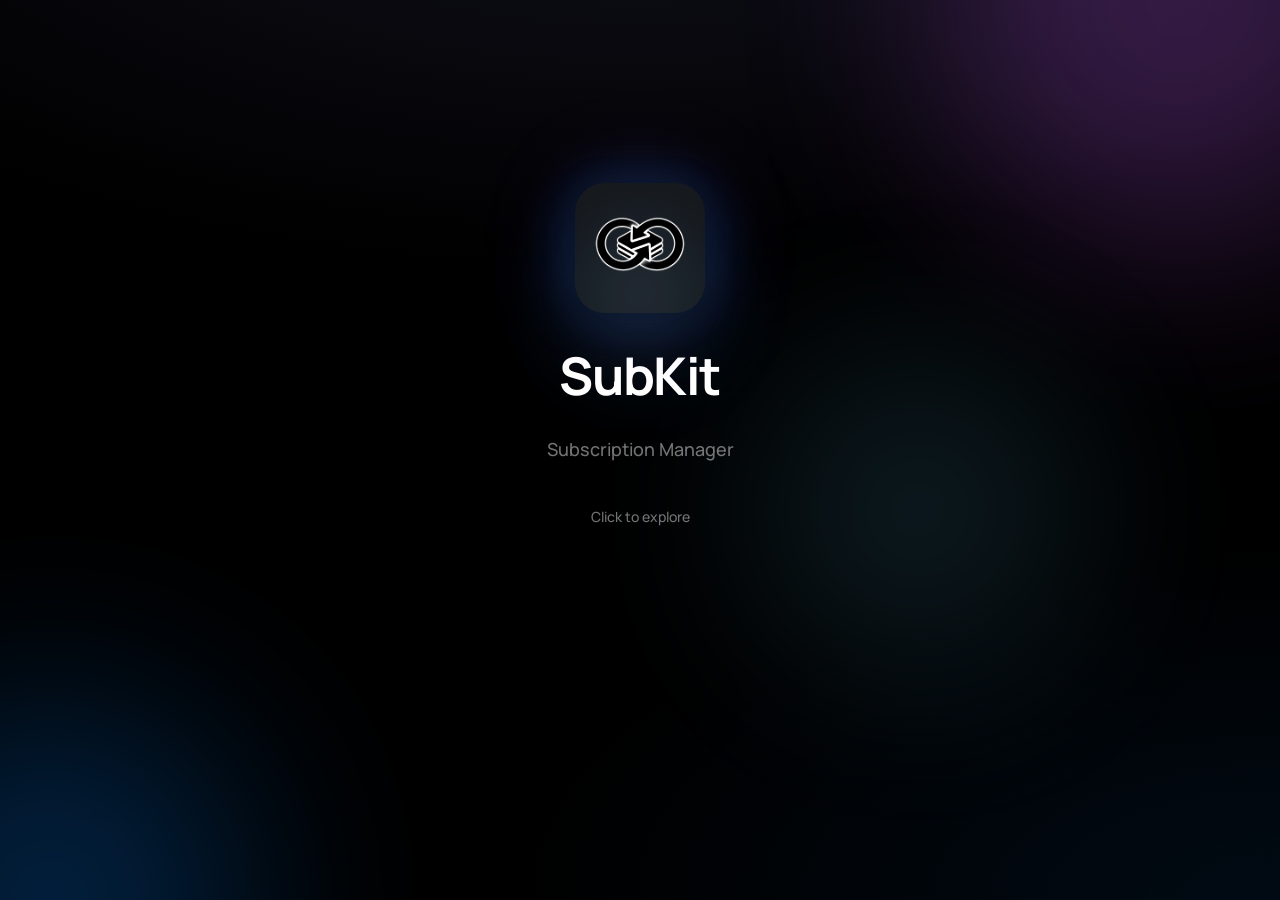
<file: index.html>
<!DOCTYPE html>
<html lang="en">
<head>
  <meta charset="UTF-8">
  <meta name="viewport" content="width=device-width, initial-scale=1.0">
  
  <!-- SEO Meta Tags -->
  <title>SubKit - Subscription Manager | Track Your Subscriptions</title>
  <meta name="description" content="SubKit helps you track and manage all your subscriptions in one place. Never miss a renewal or overpay again. Available on iOS and Android.">
  <meta name="keywords" content="subscription manager, subscription tracker, manage subscriptions, recurring payments, billing tracker, SubKit app">
  <meta name="author" content="SubKit">
  <meta name="robots" content="index, follow">
  <link rel="canonical" href="https://iamrajdev.github.io/myapps/">
  
  <!-- Open Graph / Facebook -->
  <meta property="og:type" content="website">
  <meta property="og:url" content="https://iamrajdev.github.io/myapps/">
  <meta property="og:title" content="SubKit - Subscription Manager">
  <meta property="og:description" content="Track and manage all your subscriptions in one place. Never miss a renewal or overpay again.">
  <meta property="og:image" content="https://iamrajdev.github.io/myapps/assets/logo.png">
  <meta property="og:locale" content="en_US">
  <meta property="og:site_name" content="SubKit">
  
  <!-- Twitter Card -->
  <meta name="twitter:card" content="summary_large_image">
  <meta name="twitter:url" content="https://iamrajdev.github.io/myapps/">
  <meta name="twitter:title" content="SubKit - Subscription Manager">
  <meta name="twitter:description" content="Track and manage all your subscriptions in one place. Never miss a renewal or overpay again.">
  <meta name="twitter:image" content="https://iamrajdev.github.io/myapps/assets/logo.png">
  
  <!-- Geo Tags -->
  <meta name="geo.region" content="IN">
  <meta name="geo.placename" content="India">
  
  <!-- Theme Color -->
  <meta name="theme-color" content="#000000">
  <meta name="apple-mobile-web-app-capable" content="yes">
  <meta name="apple-mobile-web-app-status-bar-style" content="black-translucent">
  
  <!-- Favicon -->
  <link rel="icon" href="assets/logo.png" type="image/png">
  <link rel="apple-touch-icon" href="assets/logo.png">
  
  <link rel="stylesheet" href="styles.css">
  
  <!-- Structured Data for GEO (Generative Engine Optimization) -->
  <script type="application/ld+json">
  {
    "@context": "https://schema.org",
    "@type": "SoftwareApplication",
    "name": "SubKit",
    "alternateName": "SubKit - Subscription Manager",
    "description": "SubKit helps you track and manage all your subscriptions in one place. Never miss a renewal or overpay again. Store data locally, backup to Google Drive, and get renewal reminders.",
    "applicationCategory": "FinanceApplication",
    "operatingSystem": "iOS, Android",
    "offers": {
      "@type": "Offer",
      "price": "0",
      "priceCurrency": "USD",
      "description": "Free with optional premium features"
    },
    "author": {
      "@type": "Organization",
      "name": "SubKit",
      "email": "apexprimetechnology@gmail.com"
    },
    "featureList": [
      "Track all subscriptions in one place",
      "Local data storage for privacy",
      "Google Drive backup",
      "Renewal reminders and notifications",
      "Premium features available"
    ],
    "screenshot": "https://iamrajdev.github.io/myapps/assets/logo.png",
    "softwareVersion": "1.0",
    "datePublished": "2026-01-14",
    "inLanguage": "en"
  }
  </script>
</head>
<body>
  <!-- Animated Background -->
  <div class="bg-animation"></div>
  <div class="orb orb-1"></div>
  <div class="orb orb-2"></div>
  <div class="orb orb-3"></div>

  <!-- Main Content -->
  <main class="landing-container">
    <div class="logo-wrapper" id="logoWrapper" onclick="toggleNavLinks()">
      <div class="logo-container">
        <div class="logo-glow"></div>
        <img src="assets/logo.png" alt="SubKit Logo" class="logo">
        <h1 class="app-name">SubKit</h1>
        <p class="tagline">Subscription Manager</p>
      </div>
    </div>
    
    <p class="click-hint" id="clickHint">Click to explore</p>

    <nav class="nav-links" id="navLinks">
      <a href="subkit-privacy.html" class="nav-link">
        <span>Privacy Policy</span>
        <span class="arrow">→</span>
      </a>
      <a href="subkit-terms.html" class="nav-link">
        <span>Terms & Conditions</span>
        <span class="arrow">→</span>
      </a>
    </nav>
  </main>

  <script>
    let isNavVisible = false;

    function toggleNavLinks() {
      const navLinks = document.getElementById('navLinks');
      const clickHint = document.getElementById('clickHint');
      
      isNavVisible = !isNavVisible;
      
      if (isNavVisible) {
        navLinks.classList.add('visible');
        clickHint.style.opacity = '0';
      } else {
        navLinks.classList.remove('visible');
        clickHint.style.opacity = '';
      }
    }
  </script>
</body>
</html>
</file>
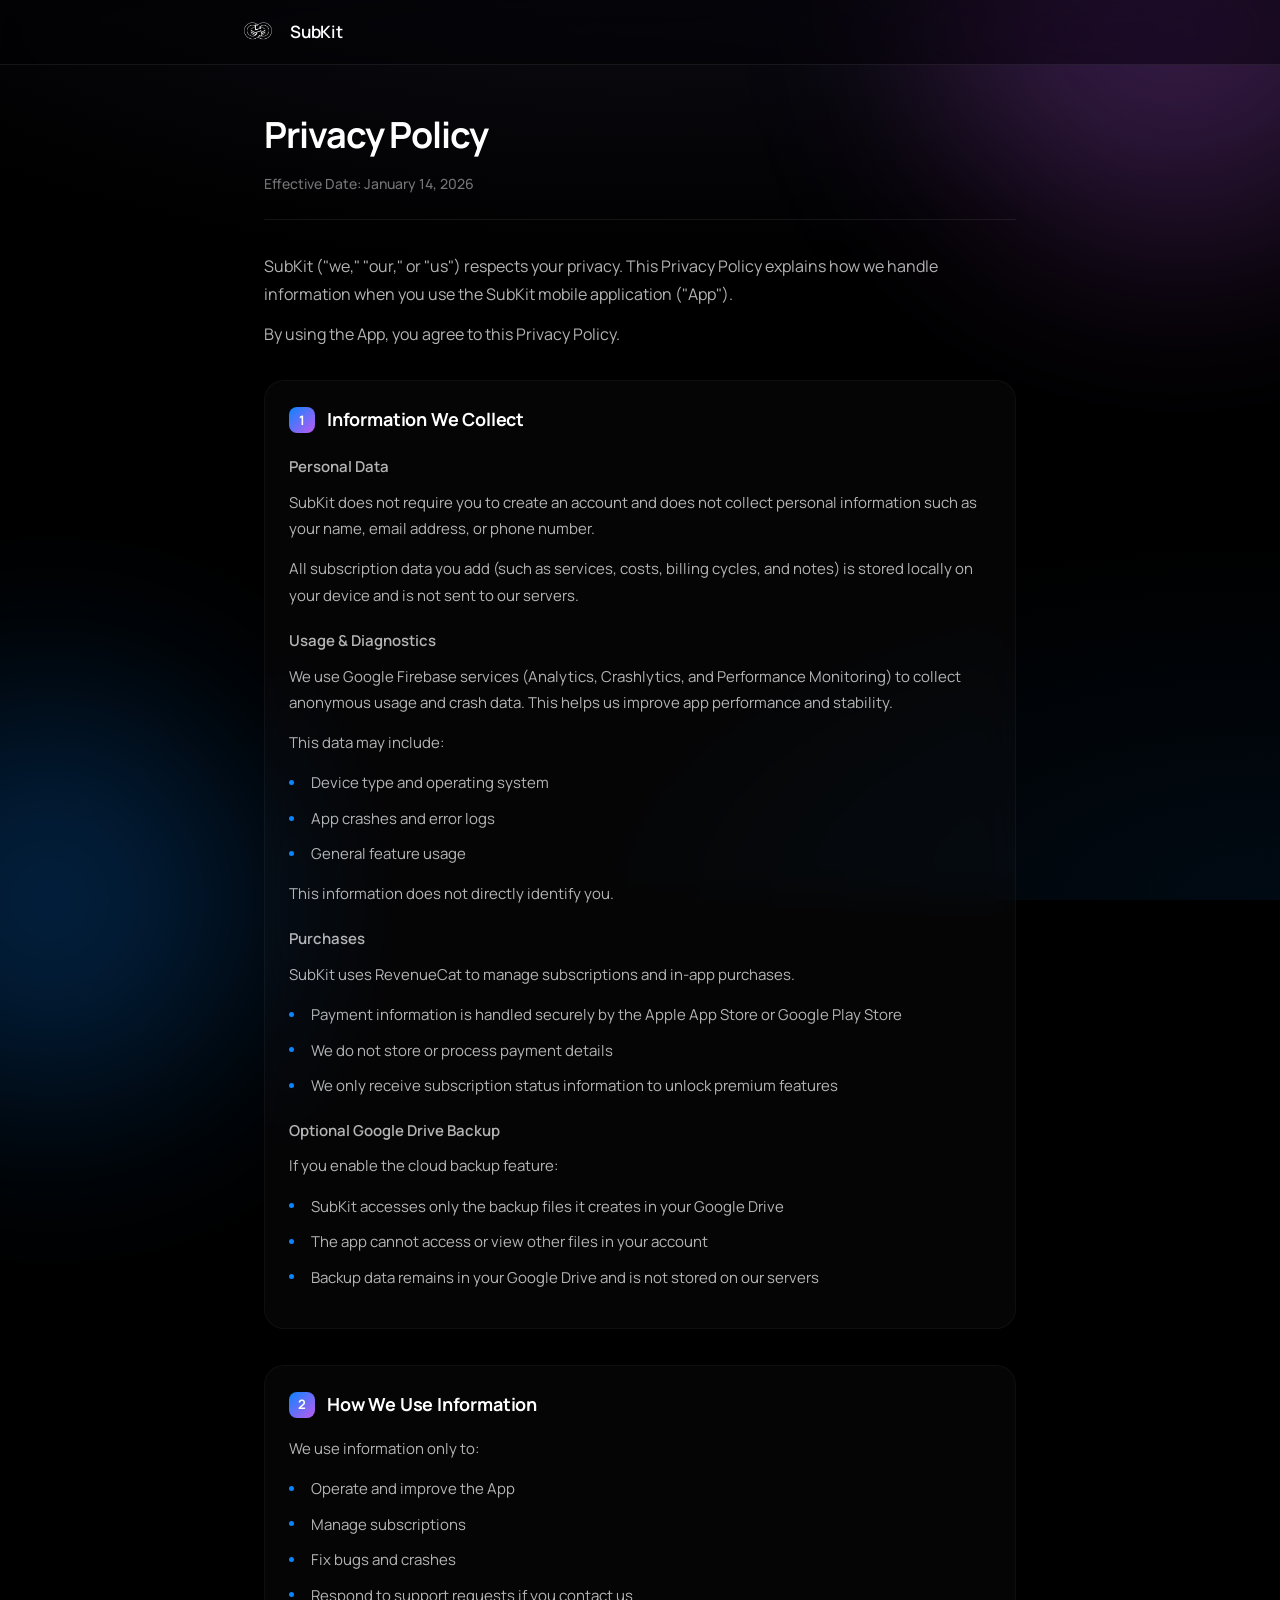
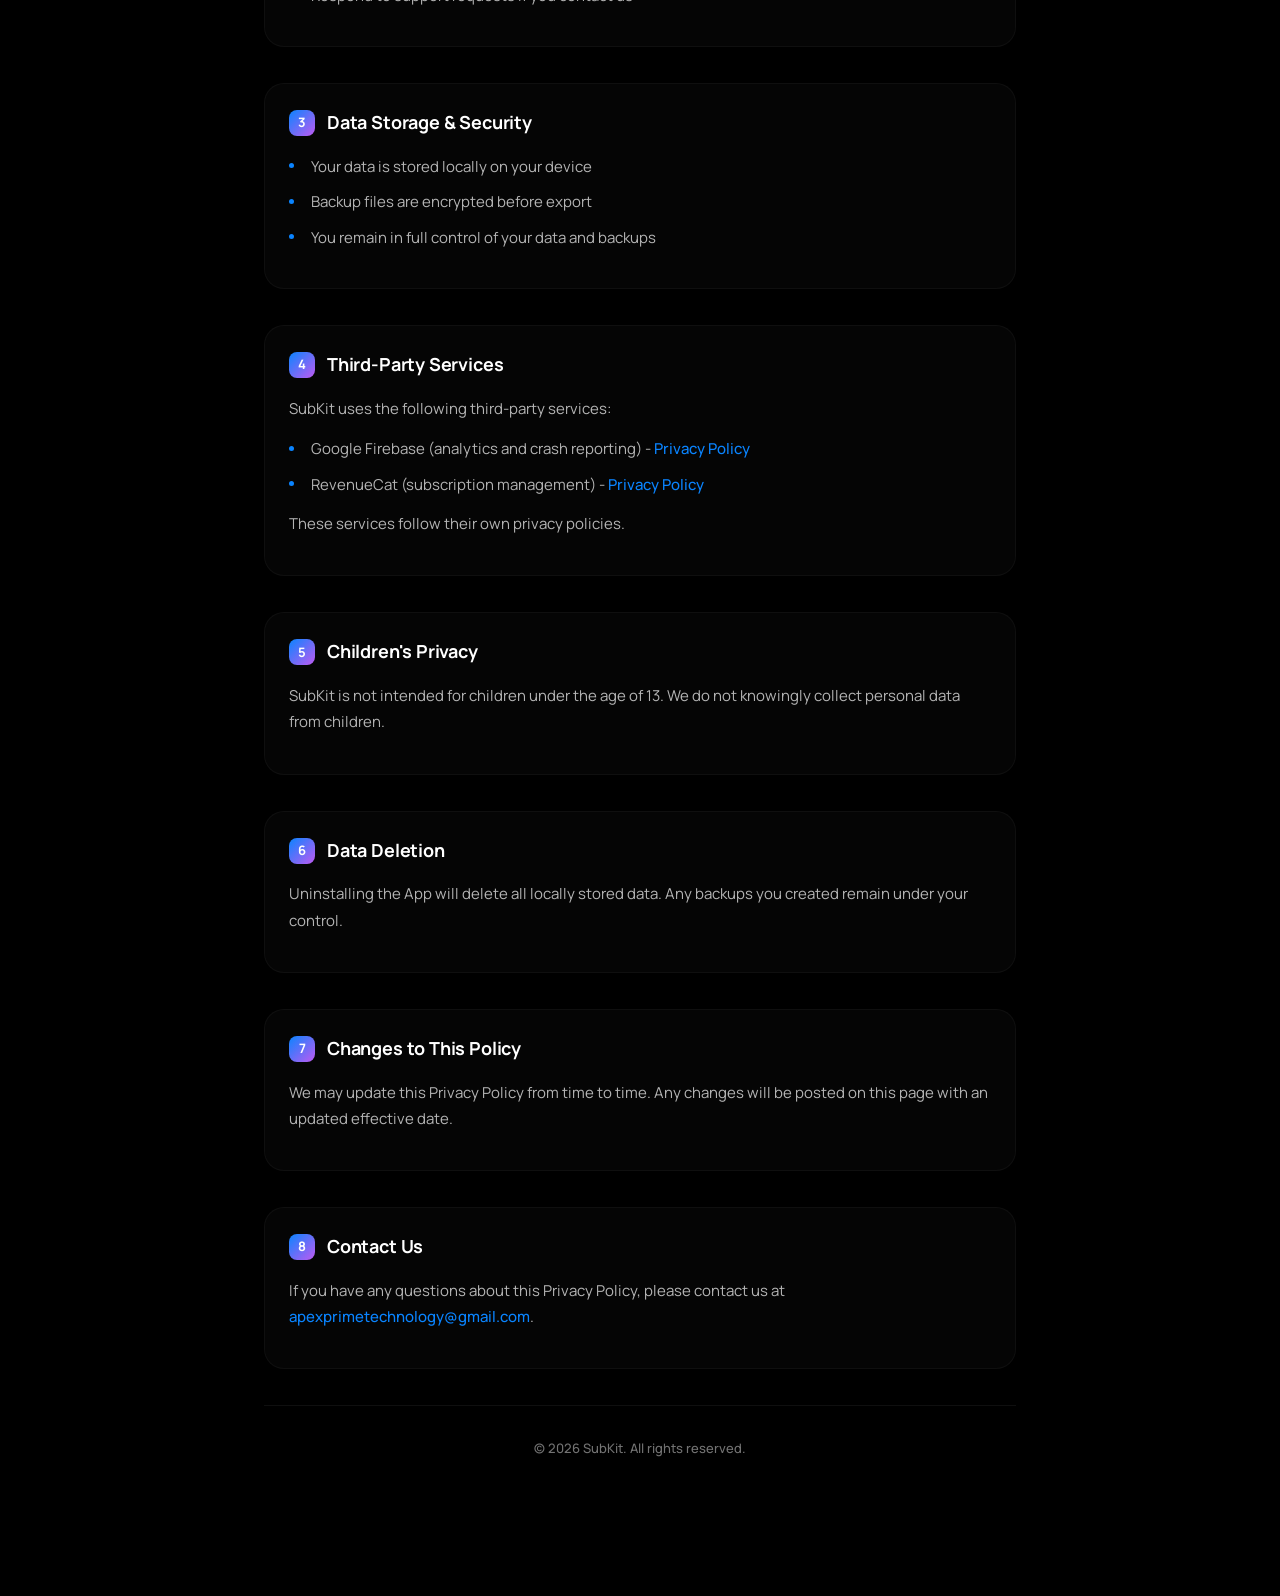
<file: subkit-privacy.html>
<!DOCTYPE html>
<html lang="en">
<head>
  <meta charset="UTF-8">
  <meta name="viewport" content="width=device-width, initial-scale=1.0">
  
  <!-- SEO Meta Tags -->
  <title>Privacy Policy - SubKit | Subscription Manager</title>
  <meta name="description" content="Privacy Policy for SubKit. Learn how we protect your data, what information we collect, and how we respect your privacy.">
  <meta name="keywords" content="SubKit privacy policy, data protection, subscription app privacy, user data">
  <meta name="author" content="SubKit">
  <meta name="robots" content="index, follow">
  <link rel="canonical" href="https://iamrajdev.github.io/myapps/subkit-privacy.html">
  
  <!-- Open Graph / Facebook -->
  <meta property="og:type" content="article">
  <meta property="og:url" content="https://iamrajdev.github.io/myapps/subkit-privacy.html">
  <meta property="og:title" content="Privacy Policy - SubKit">
  <meta property="og:description" content="Learn how SubKit protects your data and respects your privacy.">
  <meta property="og:image" content="https://iamrajdev.github.io/myapps/assets/logo.png">
  <meta property="og:site_name" content="SubKit">
  
  <!-- Twitter Card -->
  <meta name="twitter:card" content="summary">
  <meta name="twitter:title" content="Privacy Policy - SubKit">
  <meta name="twitter:description" content="Learn how SubKit protects your data and respects your privacy.">
  
  <!-- Theme Color -->
  <meta name="theme-color" content="#000000">
  
  <!-- Favicon -->
  <link rel="icon" href="assets/logo.png" type="image/png">
  <link rel="apple-touch-icon" href="assets/logo.png">
  
  <link rel="stylesheet" href="styles.css">
  
  <!-- Structured Data for GEO (Generative Engine Optimization) -->
  <script type="application/ld+json">
  {
    "@context": "https://schema.org",
    "@type": "WebPage",
    "name": "Privacy Policy - SubKit",
    "description": "Privacy Policy for SubKit subscription manager app. Learn how we protect your data and respect your privacy.",
    "datePublished": "2026-01-14",
    "dateModified": "2026-01-14",
    "inLanguage": "en",
    "isPartOf": {
      "@type": "WebSite",
      "name": "SubKit",
      "url": "https://iamrajdev.github.io/myapps/"
    },
    "about": {
      "@type": "SoftwareApplication",
      "name": "SubKit"
    },
    "mainEntity": {
      "@type": "Article",
      "headline": "SubKit Privacy Policy",
      "articleSection": "Legal",
      "author": {
        "@type": "Organization",
        "name": "SubKit",
        "email": "apexprimetechnology@gmail.com"
      },
      "publisher": {
        "@type": "Organization",
        "name": "SubKit"
      },
      "datePublished": "2026-01-14",
      "description": "SubKit does not collect personal data. All subscription data is stored locally on your device. We use Firebase for anonymous analytics and RevenueCat for subscription management."
    }
  }
  </script>
  
  <!-- FAQ Schema for common privacy questions -->
  <script type="application/ld+json">
  {
    "@context": "https://schema.org",
    "@type": "FAQPage",
    "mainEntity": [
      {
        "@type": "Question",
        "name": "Does SubKit collect personal data?",
        "acceptedAnswer": {
          "@type": "Answer",
          "text": "No, SubKit does not require you to create an account and does not collect personal information such as your name, email address, or phone number. All subscription data is stored locally on your device."
        }
      },
      {
        "@type": "Question",
        "name": "Where is my data stored in SubKit?",
        "acceptedAnswer": {
          "@type": "Answer",
          "text": "Your data is stored locally on your device. If you enable cloud backup, SubKit creates backup files in your Google Drive that only SubKit can access."
        }
      },
      {
        "@type": "Question",
        "name": "What third-party services does SubKit use?",
        "acceptedAnswer": {
          "@type": "Answer",
          "text": "SubKit uses Google Firebase for anonymous analytics and crash reporting, and RevenueCat for subscription management. Payment information is handled by the Apple App Store or Google Play Store."
        }
      }
    ]
  }
  </script>
</head>
<body>
  <!-- Animated Background -->
  <div class="bg-animation"></div>
  <div class="orb orb-1"></div>
  <div class="orb orb-2"></div>

  <div class="policy-page">
    <!-- Header -->
    <header class="header">
      <div class="header-content">
        <img src="assets/logo.png" alt="SubKit Logo" class="header-logo">
        <span class="header-title">SubKit</span>
      </div>
    </header>

    <!-- Content -->
    <main class="content">
      <h1 class="page-title">Privacy Policy</h1>
      <p class="effective-date">Effective Date: January 14, 2026</p>

      <div class="policy-intro">
        <p>SubKit ("we," "our," or "us") respects your privacy. This Privacy Policy explains how we handle information when you use the SubKit mobile application ("App").</p>
        <p>By using the App, you agree to this Privacy Policy.</p>
      </div>

      <section class="policy-section">
        <h2 class="section-title">
          <span class="section-number">1</span>
          Information We Collect
        </h2>
        
        <h3 class="subsection-title">Personal Data</h3>
        <p>SubKit does not require you to create an account and does not collect personal information such as your name, email address, or phone number.</p>
        <p>All subscription data you add (such as services, costs, billing cycles, and notes) is stored locally on your device and is not sent to our servers.</p>

        <h3 class="subsection-title">Usage & Diagnostics</h3>
        <p>We use Google Firebase services (Analytics, Crashlytics, and Performance Monitoring) to collect anonymous usage and crash data. This helps us improve app performance and stability.</p>
        <p>This data may include:</p>
        <ul>
          <li>Device type and operating system</li>
          <li>App crashes and error logs</li>
          <li>General feature usage</li>
        </ul>
        <p>This information does not directly identify you.</p>

        <h3 class="subsection-title">Purchases</h3>
        <p>SubKit uses RevenueCat to manage subscriptions and in-app purchases.</p>
        <ul>
          <li>Payment information is handled securely by the Apple App Store or Google Play Store</li>
          <li>We do not store or process payment details</li>
          <li>We only receive subscription status information to unlock premium features</li>
        </ul>

        <h3 class="subsection-title">Optional Google Drive Backup</h3>
        <p>If you enable the cloud backup feature:</p>
        <ul>
          <li>SubKit accesses only the backup files it creates in your Google Drive</li>
          <li>The app cannot access or view other files in your account</li>
          <li>Backup data remains in your Google Drive and is not stored on our servers</li>
        </ul>
      </section>

      <section class="policy-section">
        <h2 class="section-title">
          <span class="section-number">2</span>
          How We Use Information
        </h2>
        <p>We use information only to:</p>
        <ul>
          <li>Operate and improve the App</li>
          <li>Manage subscriptions</li>
          <li>Fix bugs and crashes</li>
          <li>Respond to support requests if you contact us</li>
        </ul>
      </section>

      <section class="policy-section">
        <h2 class="section-title">
          <span class="section-number">3</span>
          Data Storage & Security
        </h2>
        <ul>
          <li>Your data is stored locally on your device</li>
          <li>Backup files are encrypted before export</li>
          <li>You remain in full control of your data and backups</li>
        </ul>
      </section>

      <section class="policy-section">
        <h2 class="section-title">
          <span class="section-number">4</span>
          Third-Party Services
        </h2>
        <p>SubKit uses the following third-party services:</p>
        <ul>
          <li>Google Firebase (analytics and crash reporting) - <a href="https://policies.google.com/privacy" target="_blank">Privacy Policy</a></li>
          <li>RevenueCat (subscription management) - <a href="https://www.revenuecat.com/privacy/" target="_blank">Privacy Policy</a></li>
        </ul>
        <p>These services follow their own privacy policies.</p>
      </section>

      <section class="policy-section">
        <h2 class="section-title">
          <span class="section-number">5</span>
          Children's Privacy
        </h2>
        <p>SubKit is not intended for children under the age of 13. We do not knowingly collect personal data from children.</p>
      </section>

      <section class="policy-section">
        <h2 class="section-title">
          <span class="section-number">6</span>
          Data Deletion
        </h2>
        <p>Uninstalling the App will delete all locally stored data. Any backups you created remain under your control.</p>
      </section>

      <section class="policy-section">
        <h2 class="section-title">
          <span class="section-number">7</span>
          Changes to This Policy
        </h2>
        <p>We may update this Privacy Policy from time to time. Any changes will be posted on this page with an updated effective date.</p>
      </section>

      <section class="policy-section">
        <h2 class="section-title">
          <span class="section-number">8</span>
          Contact Us
        </h2>
        <p>If you have any questions about this Privacy Policy, please contact us at <a href="mailto:apexprimetechnology@gmail.com">apexprimetechnology@gmail.com</a>.</p>
      </section>

      <footer class="footer">
        <p>© 2026 SubKit. All rights reserved.</p>
      </footer>
    </main>
  </div>
</body>
</html>
</file>
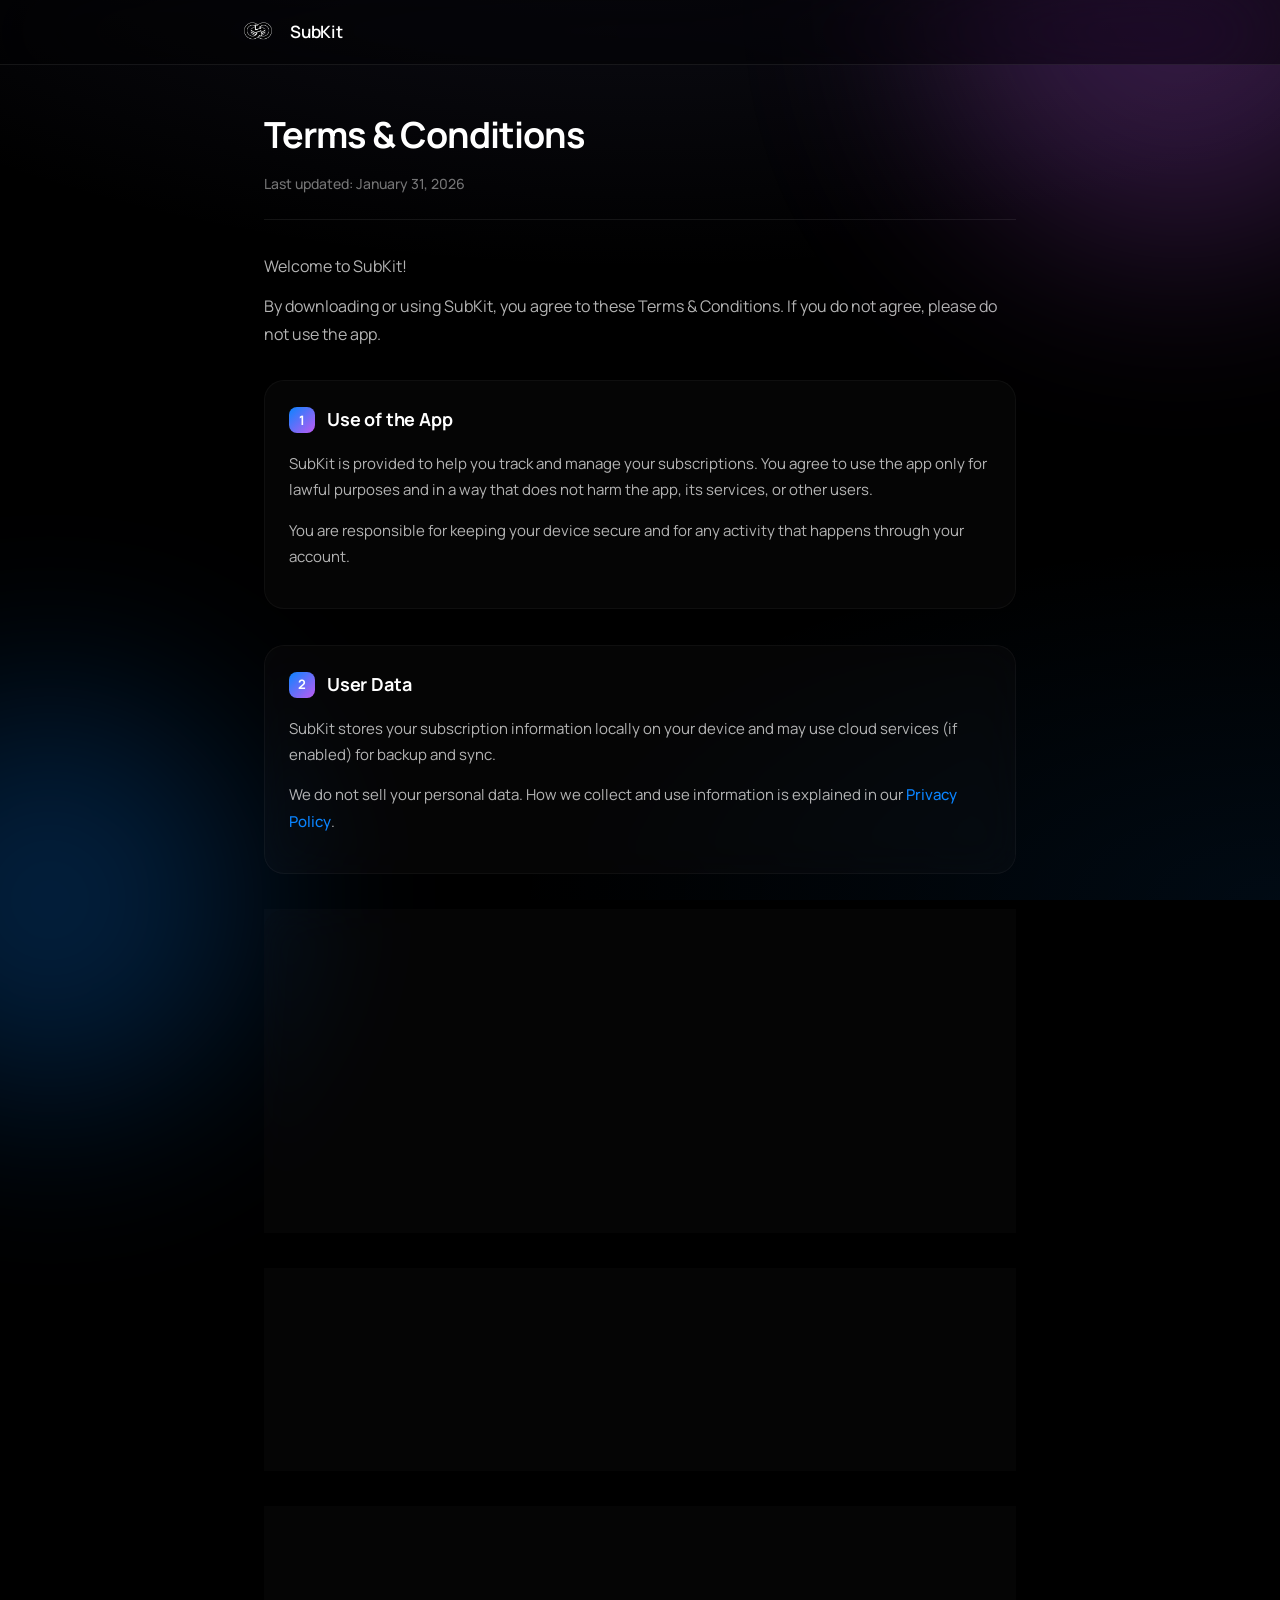
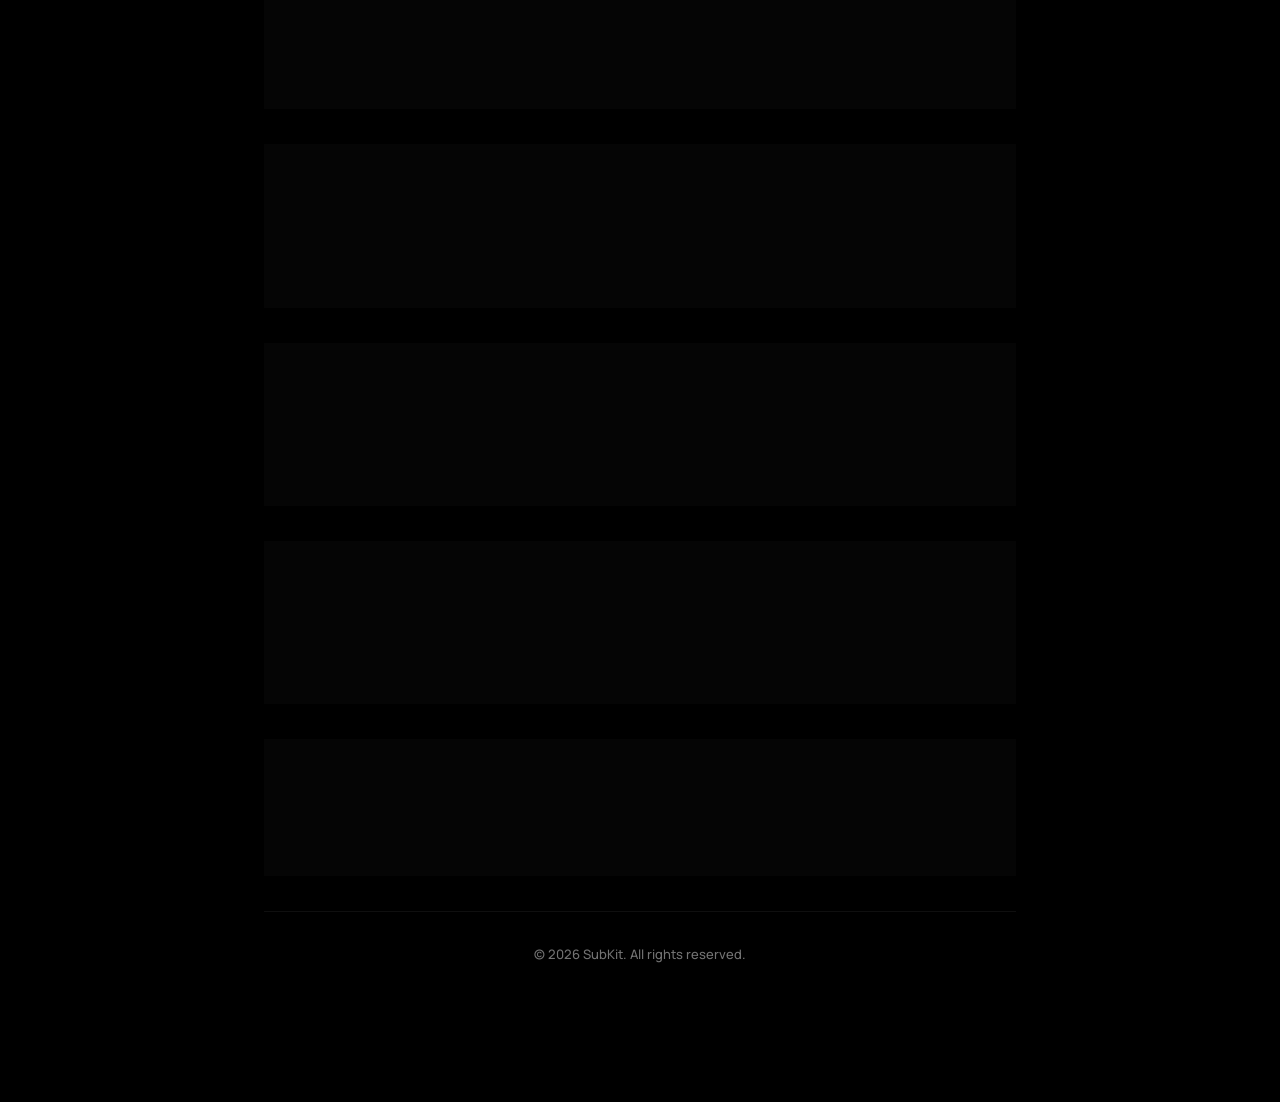
<file: subkit-terms.html>
<!DOCTYPE html>
<html lang="en">
<head>
  <meta charset="UTF-8">
  <meta name="viewport" content="width=device-width, initial-scale=1.0">
  
  <!-- SEO Meta Tags -->
  <title>Terms & Conditions - SubKit | Subscription Manager</title>
  <meta name="description" content="Terms and Conditions for SubKit. Read our terms of service, usage policies, and subscription information.">
  <meta name="keywords" content="SubKit terms, terms and conditions, subscription app terms, usage policy">
  <meta name="author" content="SubKit">
  <meta name="robots" content="index, follow">
  <link rel="canonical" href="https://iamrajdev.github.io/myapps/subkit-terms.html">
  
  <!-- Open Graph / Facebook -->
  <meta property="og:type" content="article">
  <meta property="og:url" content="https://iamrajdev.github.io/myapps/subkit-terms.html">
  <meta property="og:title" content="Terms & Conditions - SubKit">
  <meta property="og:description" content="Read SubKit's terms of service and usage policies.">
  <meta property="og:image" content="https://iamrajdev.github.io/myapps/assets/logo.png">
  <meta property="og:site_name" content="SubKit">
  
  <!-- Twitter Card -->
  <meta name="twitter:card" content="summary">
  <meta name="twitter:title" content="Terms & Conditions - SubKit">
  <meta name="twitter:description" content="Read SubKit's terms of service and usage policies.">
  
  <!-- Theme Color -->
  <meta name="theme-color" content="#000000">
  
  <!-- Favicon -->
  <link rel="icon" href="assets/logo.png" type="image/png">
  <link rel="apple-touch-icon" href="assets/logo.png">
  
  <link rel="stylesheet" href="styles.css">
  
  <!-- Structured Data for GEO (Generative Engine Optimization) -->
  <script type="application/ld+json">
  {
    "@context": "https://schema.org",
    "@type": "WebPage",
    "name": "Terms & Conditions - SubKit",
    "description": "Terms and Conditions for SubKit subscription manager app. Read our terms of service and usage policies.",
    "datePublished": "2026-01-31",
    "dateModified": "2026-01-31",
    "inLanguage": "en",
    "isPartOf": {
      "@type": "WebSite",
      "name": "SubKit",
      "url": "https://iamrajdev.github.io/myapps/"
    },
    "about": {
      "@type": "SoftwareApplication",
      "name": "SubKit"
    },
    "mainEntity": {
      "@type": "Article",
      "headline": "SubKit Terms & Conditions",
      "articleSection": "Legal",
      "author": {
        "@type": "Organization",
        "name": "SubKit",
        "email": "apexprimetechnology@gmail.com"
      },
      "publisher": {
        "@type": "Organization",
        "name": "SubKit"
      },
      "datePublished": "2026-01-31",
      "description": "SubKit is provided to help you track and manage your subscriptions. Premium features are available via subscription through Google Play or Apple App Store."
    }
  }
  </script>
  
  <!-- FAQ Schema for common terms questions -->
  <script type="application/ld+json">
  {
    "@context": "https://schema.org",
    "@type": "FAQPage",
    "mainEntity": [
      {
        "@type": "Question",
        "name": "How do I cancel my SubKit subscription?",
        "acceptedAnswer": {
          "@type": "Answer",
          "text": "You can cancel your SubKit subscription anytime through your Google Play or Apple App Store settings. Your subscription will remain active until the end of the current billing period."
        }
      },
      {
        "@type": "Question",
        "name": "Does SubKit offer refunds?",
        "acceptedAnswer": {
          "@type": "Answer",
          "text": "No refunds are provided unless required by law or the app store's policy. Payments are handled by Google Play or Apple App Store."
        }
      },
      {
        "@type": "Question",
        "name": "Is SubKit responsible for missed subscription renewals?",
        "acceptedAnswer": {
          "@type": "Answer",
          "text": "No, SubKit helps organize your subscriptions but relies on the data you enter. Always verify important payments with your service providers."
        }
      }
    ]
  }
  </script>
</head>
<body>
  <!-- Animated Background -->
  <div class="bg-animation"></div>
  <div class="orb orb-1"></div>
  <div class="orb orb-2"></div>

  <div class="policy-page">
    <!-- Header -->
    <header class="header">
      <div class="header-content">
        <img src="assets/logo.png" alt="SubKit Logo" class="header-logo">
        <span class="header-title">SubKit</span>
      </div>
    </header>

    <!-- Content -->
    <main class="content">
      <h1 class="page-title">Terms & Conditions</h1>
      <p class="effective-date">Last updated: January 31, 2026</p>

      <div class="policy-intro">
        <p>Welcome to SubKit!</p>
        <p>By downloading or using SubKit, you agree to these Terms & Conditions. If you do not agree, please do not use the app.</p>
      </div>

      <section class="policy-section">
        <h2 class="section-title">
          <span class="section-number">1</span>
          Use of the App
        </h2>
        <p>SubKit is provided to help you track and manage your subscriptions. You agree to use the app only for lawful purposes and in a way that does not harm the app, its services, or other users.</p>
        <p>You are responsible for keeping your device secure and for any activity that happens through your account.</p>
      </section>

      <section class="policy-section">
        <h2 class="section-title">
          <span class="section-number">2</span>
          User Data
        </h2>
        <p>SubKit stores your subscription information locally on your device and may use cloud services (if enabled) for backup and sync.</p>
        <p>We do not sell your personal data. How we collect and use information is explained in our <a href="subkit-privacy.html">Privacy Policy</a>.</p>
      </section>

      <section class="policy-section">
        <h2 class="section-title">
          <span class="section-number">3</span>
          Premium Features & Subscriptions
        </h2>
        <p>SubKit offers optional paid features (monthly, yearly, or lifetime).</p>
        <ul>
          <li>Payments are handled by Google Play or Apple App Store</li>
          <li>Subscription renewals are managed by your app store account</li>
          <li>You can cancel anytime through your store settings</li>
          <li>No refunds are provided unless required by law or the app store's policy</li>
        </ul>
        <p>Prices may change in the future, but any active subscription will not be affected until renewal.</p>
      </section>

      <section class="policy-section">
        <h2 class="section-title">
          <span class="section-number">4</span>
          Accuracy of Information
        </h2>
        <p>SubKit helps organize your subscriptions, but it relies on the data you enter.</p>
        <p>We are not responsible for missed renewals, incorrect amounts, or financial decisions based on app data. Always verify important payments with your service providers.</p>
      </section>

      <section class="policy-section">
        <h2 class="section-title">
          <span class="section-number">5</span>
          App Availability
        </h2>
        <p>We aim to keep SubKit running smoothly, but we cannot guarantee uninterrupted service. Features may change or be removed at any time to improve the app.</p>
        <p>We may also stop providing the app in the future.</p>
      </section>

      <section class="policy-section">
        <h2 class="section-title">
          <span class="section-number">6</span>
          Intellectual Property
        </h2>
        <p>All app content, design, and code belong to SubKit. You may not copy, modify, or redistribute any part of the app without permission.</p>
      </section>

      <section class="policy-section">
        <h2 class="section-title">
          <span class="section-number">7</span>
          Limitation of Liability
        </h2>
        <p>SubKit is provided "as is." We are not liable for any direct or indirect losses resulting from using the app, including financial loss or data issues.</p>
      </section>

      <section class="policy-section">
        <h2 class="section-title">
          <span class="section-number">8</span>
          Changes to These Terms
        </h2>
        <p>We may update these Terms from time to time. Continued use of SubKit means you accept the updated Terms.</p>
      </section>

      <section class="policy-section">
        <h2 class="section-title">
          <span class="section-number">9</span>
          Contact Us
        </h2>
        <p>If you have questions about these Terms, please contact us at <a href="mailto:apexprimetechnology@gmail.com">apexprimetechnology@gmail.com</a>.</p>
      </section>

      <footer class="footer">
        <p>© 2026 SubKit. All rights reserved.</p>
      </footer>
    </main>
  </div>
</body>
</html>
</file>
<file: styles.css>
/* SubKit Website - Apple-Inspired Liquid Glass Design */
@import url('https://fonts.googleapis.com/css2?family=Manrope:wght@300;400;500;600;700;800&display=swap');

:root {
  /* Apple-inspired dark mode colors */
  --bg-primary: #000000;
  --bg-secondary: #1c1c1e;
  --bg-tertiary: #2c2c2e;

  /* Liquid Glass - frosted glass effect colors */
  --glass-bg: rgba(255, 255, 255, 0.08);
  --glass-bg-hover: rgba(255, 255, 255, 0.12);
  --glass-border: rgba(255, 255, 255, 0.18);
  --glass-border-hover: rgba(255, 255, 255, 0.3);
  --glass-highlight: rgba(255, 255, 255, 0.25);
  --glass-shadow: rgba(0, 0, 0, 0.4);

  /* Text */
  --text-primary: #ffffff;
  --text-secondary: rgba(255, 255, 255, 0.7);
  --text-muted: rgba(255, 255, 255, 0.45);

  /* Apple accent colors */
  --accent-blue: #0a84ff;
  --accent-purple: #bf5af2;
  --accent-teal: #64d2ff;
  --accent-pink: #ff375f;

  /* Gradients */
  --gradient-primary: linear-gradient(135deg, #0a84ff 0%, #bf5af2 100%);
  --gradient-subtle: linear-gradient(180deg, rgba(255, 255, 255, 0.12) 0%, rgba(255, 255, 255, 0.04) 100%);

  /* Shadows */
  --shadow-soft: 0 8px 32px rgba(0, 0, 0, 0.3);
  --shadow-glow: 0 0 40px rgba(10, 132, 255, 0.15);
}

* {
  margin: 0;
  padding: 0;
  box-sizing: border-box;
}

html {
  scroll-behavior: smooth;
}

body {
  font-family: 'Manrope', -apple-system, BlinkMacSystemFont, 'SF Pro Display', sans-serif;
  background: var(--bg-primary);
  color: var(--text-primary);
  min-height: 100vh;
  overflow-x: hidden;
  line-height: 1.65;
  font-weight: 400;
  -webkit-font-smoothing: antialiased;
  -moz-osx-font-smoothing: grayscale;
}

/* Animated Background - Subtle Apple style */
.bg-animation {
  position: fixed;
  top: 0;
  left: 0;
  width: 100%;
  height: 100%;
  z-index: -1;
  overflow: hidden;
  background: radial-gradient(ellipse 80% 50% at 50% -20%, rgba(120, 119, 198, 0.15), transparent),
    radial-gradient(ellipse 60% 40% at 100% 100%, rgba(10, 132, 255, 0.08), transparent);
}

/* Floating Orbs - Softer, more Apple-like */
.orb {
  position: fixed;
  border-radius: 50%;
  filter: blur(100px);
  opacity: 0.25;
  animation: floatOrb 25s ease-in-out infinite;
  will-change: transform;
}

.orb-1 {
  width: 500px;
  height: 500px;
  background: var(--accent-purple);
  top: -250px;
  right: -150px;
}

.orb-2 {
  width: 400px;
  height: 400px;
  background: var(--accent-blue);
  bottom: -200px;
  left: -150px;
  animation-delay: -8s;
}

.orb-3 {
  width: 300px;
  height: 300px;
  background: var(--accent-teal);
  top: 40%;
  left: 60%;
  animation-delay: -16s;
  opacity: 0.15;
}

@keyframes floatOrb {

  0%,
  100% {
    transform: translate(0, 0) scale(1);
  }

  33% {
    transform: translate(40px, -40px) scale(1.05);
  }

  66% {
    transform: translate(-30px, 30px) scale(0.95);
  }
}

/* Main Container */
.container {
  max-width: 800px;
  margin: 0 auto;
  padding: 2rem;
}

/* Landing Page Styles */
.landing-container {
  display: flex;
  flex-direction: column;
  align-items: center;
  justify-content: center;
  min-height: 100vh;
  padding: 2rem;
}

.logo-wrapper {
  cursor: pointer;
  transition: transform 0.5s cubic-bezier(0.34, 1.56, 0.64, 1);
  animation: logoEntrance 1.2s cubic-bezier(0.16, 1, 0.3, 1) forwards;
  opacity: 0;
}

.logo-wrapper:hover {
  transform: scale(1.03);
}

.logo-wrapper:active {
  transform: scale(0.98);
}

@keyframes logoEntrance {
  0% {
    opacity: 0;
    transform: translateY(40px) scale(0.9);
  }

  100% {
    opacity: 1;
    transform: translateY(0) scale(1);
  }
}

.logo-container {
  position: relative;
  display: flex;
  flex-direction: column;
  align-items: center;
  gap: 1.25rem;
}

.logo-glow {
  position: absolute;
  width: 220px;
  height: 220px;
  background: radial-gradient(circle, rgba(255, 255, 255, 0.2) 0%, rgba(10, 132, 255, 0.15) 40%, transparent 70%);
  border-radius: 50%;
  z-index: -1;
  opacity: 0.8;
  transition: all 0.5s ease;
  filter: blur(40px);
}

.logo-wrapper:hover .logo-glow {
  opacity: 0.8;
  transform: scale(1.3);
}

.logo {
  width: 130px;
  height: 130px;
  border-radius: 30px;
  object-fit: contain;
  background: rgba(255, 255, 255, 0.08);
  padding: 8px;
  box-shadow:
    0 8px 32px rgba(0, 0, 0, 0.4),
    0 0 60px rgba(10, 132, 255, 0.25),
    0 0 100px rgba(191, 90, 242, 0.15);
  transition: all 0.4s cubic-bezier(0.34, 1.56, 0.64, 1);
  filter: brightness(1.1);
}

.app-name {
  font-size: 3.25rem;
  font-weight: 700;
  color: var(--text-primary);
  letter-spacing: -0.03em;
}

.tagline {
  font-size: 1.125rem;
  color: var(--text-muted);
  font-weight: 500;
  margin-top: -0.25rem;
  animation: fadeIn 1s ease-out 0.6s forwards;
  opacity: 0;
}

@keyframes fadeIn {
  to {
    opacity: 1;
  }
}

.click-hint {
  font-size: 0.875rem;
  color: var(--text-muted);
  font-weight: 500;
  margin-top: 2.5rem;
  animation: pulse 2.5s ease-in-out infinite, fadeIn 1s ease-out 1.2s forwards;
  opacity: 0;
}

@keyframes pulse {

  0%,
  100% {
    opacity: 0.4;
  }

  50% {
    opacity: 0.8;
  }
}

/* Navigation Links - Liquid Glass Effect */
.nav-links {
  display: flex;
  flex-direction: column;
  gap: 0.875rem;
  margin-top: 2.5rem;
  width: 100%;
  max-width: 380px;
  opacity: 0;
  transform: translateY(24px);
  pointer-events: none;
  transition: all 0.6s cubic-bezier(0.16, 1, 0.3, 1);
}

.nav-links.visible {
  opacity: 1;
  transform: translateY(0);
  pointer-events: auto;
}

/* Liquid Glass Card */
.nav-link {
  display: flex;
  align-items: center;
  justify-content: space-between;
  padding: 1.125rem 1.375rem;
  text-decoration: none;
  color: var(--text-primary);
  font-weight: 600;
  font-size: 1rem;
  transition: all 0.35s cubic-bezier(0.34, 1.56, 0.64, 1);
  position: relative;
  overflow: hidden;

  /* Liquid Glass Effect */
  background: var(--glass-bg);
  backdrop-filter: blur(40px) saturate(180%);
  -webkit-backdrop-filter: blur(40px) saturate(180%);
  border: 1px solid var(--glass-border);
  border-radius: 18px;
  box-shadow:
    0 4px 24px var(--glass-shadow),
    inset 0 1px 0 var(--glass-highlight);
}

.nav-link::before {
  content: '';
  position: absolute;
  top: 0;
  left: 0;
  right: 0;
  height: 50%;
  background: var(--gradient-subtle);
  border-radius: 18px 18px 0 0;
  pointer-events: none;
}

.nav-link:hover {
  transform: translateY(-3px) scale(1.02);
  background: var(--glass-bg-hover);
  border-color: var(--glass-border-hover);
  box-shadow:
    0 12px 40px var(--glass-shadow),
    0 0 30px rgba(10, 132, 255, 0.1),
    inset 0 1px 0 var(--glass-highlight);
}

.nav-link:active {
  transform: scale(0.98);
}

.nav-link span {
  position: relative;
  z-index: 1;
}

.nav-link .arrow {
  font-size: 1.125rem;
  transition: transform 0.3s ease;
  position: relative;
  z-index: 1;
  color: var(--text-secondary);
}

.nav-link:hover .arrow {
  transform: translateX(4px);
  color: var(--accent-blue);
}

/* Policy Page Styles */
.policy-page {
  min-height: 100vh;
  padding-bottom: 4rem;
}

/* Header - Liquid Glass */
.header {
  position: sticky;
  top: 0;
  z-index: 100;
  padding: 0.875rem 1.5rem;
  animation: slideDown 0.6s cubic-bezier(0.16, 1, 0.3, 1);

  /* Liquid Glass Effect */
  background: rgba(0, 0, 0, 0.5);
  backdrop-filter: blur(50px) saturate(180%);
  -webkit-backdrop-filter: blur(50px) saturate(180%);
  border-bottom: 1px solid rgba(255, 255, 255, 0.08);
}

@keyframes slideDown {
  from {
    opacity: 0;
    transform: translateY(-100%);
  }

  to {
    opacity: 1;
    transform: translateY(0);
  }
}

.header-content {
  max-width: 800px;
  margin: 0 auto;
  display: flex;
  align-items: center;
  gap: 0.875rem;
}

/* Back Button - Liquid Glass */
.back-button {
  display: flex;
  align-items: center;
  justify-content: center;
  width: 38px;
  height: 38px;
  text-decoration: none;
  font-size: 1.125rem;
  transition: all 0.3s cubic-bezier(0.34, 1.56, 0.64, 1);

  /* Liquid Glass */
  background: var(--glass-bg);
  backdrop-filter: blur(30px) saturate(150%);
  -webkit-backdrop-filter: blur(30px) saturate(150%);
  border: 1px solid var(--glass-border);
  border-radius: 12px;
  color: var(--text-primary);
  box-shadow:
    0 2px 12px var(--glass-shadow),
    inset 0 1px 0 rgba(255, 255, 255, 0.15);
}

.back-button:hover {
  background: var(--glass-bg-hover);
  border-color: var(--glass-border-hover);
  transform: translateX(-2px);
}

.back-button:active {
  transform: scale(0.95);
}

.header-logo {
  width: 36px;
  height: 36px;
  border-radius: 9px;
  object-fit: contain;
}

.header-title {
  font-size: 1.0625rem;
  font-weight: 600;
  color: var(--text-primary);
  letter-spacing: -0.01em;
}

/* Content Styles */
.content {
  max-width: 800px;
  margin: 0 auto;
  padding: 2.5rem 1.5rem;
  animation: contentFadeIn 0.8s cubic-bezier(0.16, 1, 0.3, 1);
}

@keyframes contentFadeIn {
  from {
    opacity: 0;
    transform: translateY(24px);
  }

  to {
    opacity: 1;
    transform: translateY(0);
  }
}

.page-title {
  font-size: 2.25rem;
  font-weight: 700;
  margin-bottom: 0.5rem;
  letter-spacing: -0.03em;
  color: var(--text-primary);
}

.effective-date {
  font-size: 0.875rem;
  color: var(--text-muted);
  font-weight: 500;
  margin-bottom: 2rem;
  padding-bottom: 1.5rem;
  border-bottom: 1px solid rgba(255, 255, 255, 0.08);
}

.policy-intro {
  margin-bottom: 2rem;
}

.policy-intro p {
  color: var(--text-secondary);
  line-height: 1.75;
  margin-bottom: 0.75rem;
}

.policy-section {
  margin-bottom: 2.25rem;
  animation: sectionFadeIn 0.6s ease-out backwards;

  /* Subtle Liquid Glass Card for sections */
  background: rgba(255, 255, 255, 0.02);
  backdrop-filter: blur(20px);
  -webkit-backdrop-filter: blur(20px);
  border: 1px solid rgba(255, 255, 255, 0.04);
  border-radius: 20px;
  padding: 1.5rem;
  transition: all 0.3s ease;
}

.policy-section:hover {
  background: rgba(255, 255, 255, 0.035);
  border-color: rgba(255, 255, 255, 0.08);
}

.policy-section:nth-child(1) {
  animation-delay: 0.1s;
}

.policy-section:nth-child(2) {
  animation-delay: 0.15s;
}

.policy-section:nth-child(3) {
  animation-delay: 0.2s;
}

.policy-section:nth-child(4) {
  animation-delay: 0.25s;
}

.policy-section:nth-child(5) {
  animation-delay: 0.3s;
}

.policy-section:nth-child(6) {
  animation-delay: 0.35s;
}

.policy-section:nth-child(7) {
  animation-delay: 0.4s;
}

.policy-section:nth-child(8) {
  animation-delay: 0.45s;
}

.policy-section:nth-child(9) {
  animation-delay: 0.5s;
}

@keyframes sectionFadeIn {
  from {
    opacity: 0;
    transform: translateY(16px);
  }

  to {
    opacity: 1;
    transform: translateY(0);
  }
}

.section-title {
  font-size: 1.125rem;
  font-weight: 700;
  color: var(--text-primary);
  margin-bottom: 1rem;
  display: flex;
  align-items: center;
  gap: 0.75rem;
  letter-spacing: -0.01em;
}

.section-number {
  display: inline-flex;
  align-items: center;
  justify-content: center;
  width: 26px;
  height: 26px;
  border-radius: 8px;
  background: var(--gradient-primary);
  font-size: 0.8125rem;
  font-weight: 700;
  color: white;
}

.subsection-title {
  font-size: 0.9375rem;
  font-weight: 600;
  color: var(--text-secondary);
  margin: 1.25rem 0 0.625rem 0;
}

.policy-section p {
  color: var(--text-secondary);
  margin-bottom: 0.875rem;
  line-height: 1.75;
  font-size: 0.9375rem;
}

.policy-section ul {
  list-style: none;
  margin: 0.875rem 0;
  padding-left: 0;
}

.policy-section li {
  position: relative;
  padding-left: 1.375rem;
  margin-bottom: 0.625rem;
  color: var(--text-secondary);
  line-height: 1.7;
  font-size: 0.9375rem;
}

.policy-section li::before {
  content: '';
  position: absolute;
  left: 0;
  top: 0.6rem;
  width: 5px;
  height: 5px;
  border-radius: 50%;
  background: var(--accent-blue);
}

.policy-section a {
  color: var(--accent-blue);
  text-decoration: none;
  font-weight: 500;
  transition: all 0.25s ease;
}

.policy-section a:hover {
  color: var(--accent-teal);
}

/* Footer */
.footer {
  text-align: center;
  padding: 2rem;
  color: var(--text-muted);
  font-size: 0.8125rem;
  font-weight: 500;
  border-top: 1px solid rgba(255, 255, 255, 0.06);
  margin-top: 2rem;
}

/* Responsive */
@media (max-width: 768px) {
  .app-name {
    font-size: 2.5rem;
  }

  .logo {
    width: 96px;
    height: 96px;
  }

  .page-title {
    font-size: 1.75rem;
  }

  .nav-links {
    padding: 0 0.75rem;
    max-width: 100%;
  }

  .content {
    padding: 2rem 1rem;
  }

  .header {
    padding: 0.75rem 1rem;
  }

  .policy-section {
    padding: 1.25rem;
  }
}

/* Scrollbar - Apple style */
::-webkit-scrollbar {
  width: 10px;
}

::-webkit-scrollbar-track {
  background: transparent;
}

::-webkit-scrollbar-thumb {
  background: rgba(255, 255, 255, 0.15);
  border-radius: 10px;
  border: 2px solid transparent;
  background-clip: padding-box;
}

::-webkit-scrollbar-thumb:hover {
  background: rgba(255, 255, 255, 0.25);
  background-clip: padding-box;
}

/* Selection */
::selection {
  background: rgba(10, 132, 255, 0.3);
  color: var(--text-primary);
}
</file>
